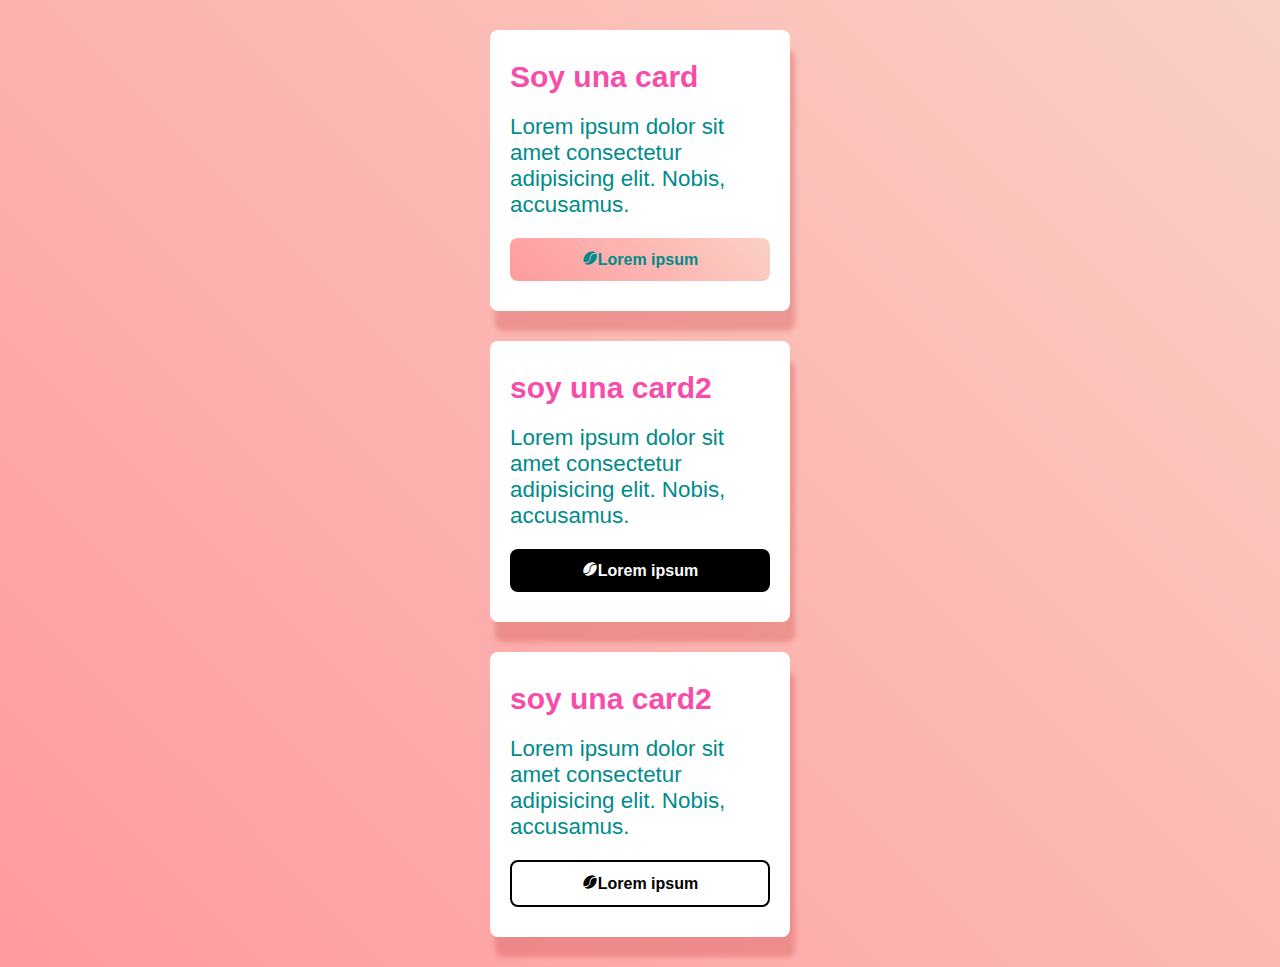
<file: index.html>
<!DOCTYPE html>
<html lang="en">

<head>
  <meta charset="UTF-8">
  <meta name="viewport" content="width=device-width, initial-scale=1.0">
  <title>Document</title>
  <link rel="stylesheet" href="index.css">
  <link href='https://unpkg.com/boxicons@2.1.4/css/boxicons.min.css' rel='stylesheet'>

</head>

<body>
  <div class="card">
    <h2 class="card_title">Soy una card</h2>
    <div class="container_tex">
      <p class="card_copy">Lorem ipsum dolor sit amet consectetur adipisicing elit. Nobis, accusamus.</p>
      <a href="#" class="bottom"> <i class='bx bxs-coffee-bean'></i><span>Lorem ipsum</span></a>
    </div>
  </div>
  <div class="card2">
    <h2 class="card_title">soy una card2</h2>
    <div class="container tex">
      <p class="card_copy">Lorem ipsum dolor sit amet consectetur adipisicing elit. Nobis, accusamus.</p>
      <a href="#" class="bottom bottom--black"><i class='bx bxs-coffee-bean'></i><span>Lorem ipsum</span></a>
      <box-icon type='solid' name='balloon'></box-icon>
    </div>
  </div>
  <div class="card2">
    <h2 class="card_title">soy una card2</h2>
    <div class="container tex">
      <p class="card_copy">Lorem ipsum dolor sit amet consectetur adipisicing elit. Nobis, accusamus.</p>
      <a href="#" class="bottom bottom--black bottom--linea"><i class='bx bxs-coffee-bean'></i><span>Lorem
          ipsum</span></a>
      <box-icon type='solid' name='balloon'></box-icon>
    </div>
  </div>
  </div>
</body>

</html>
</file>
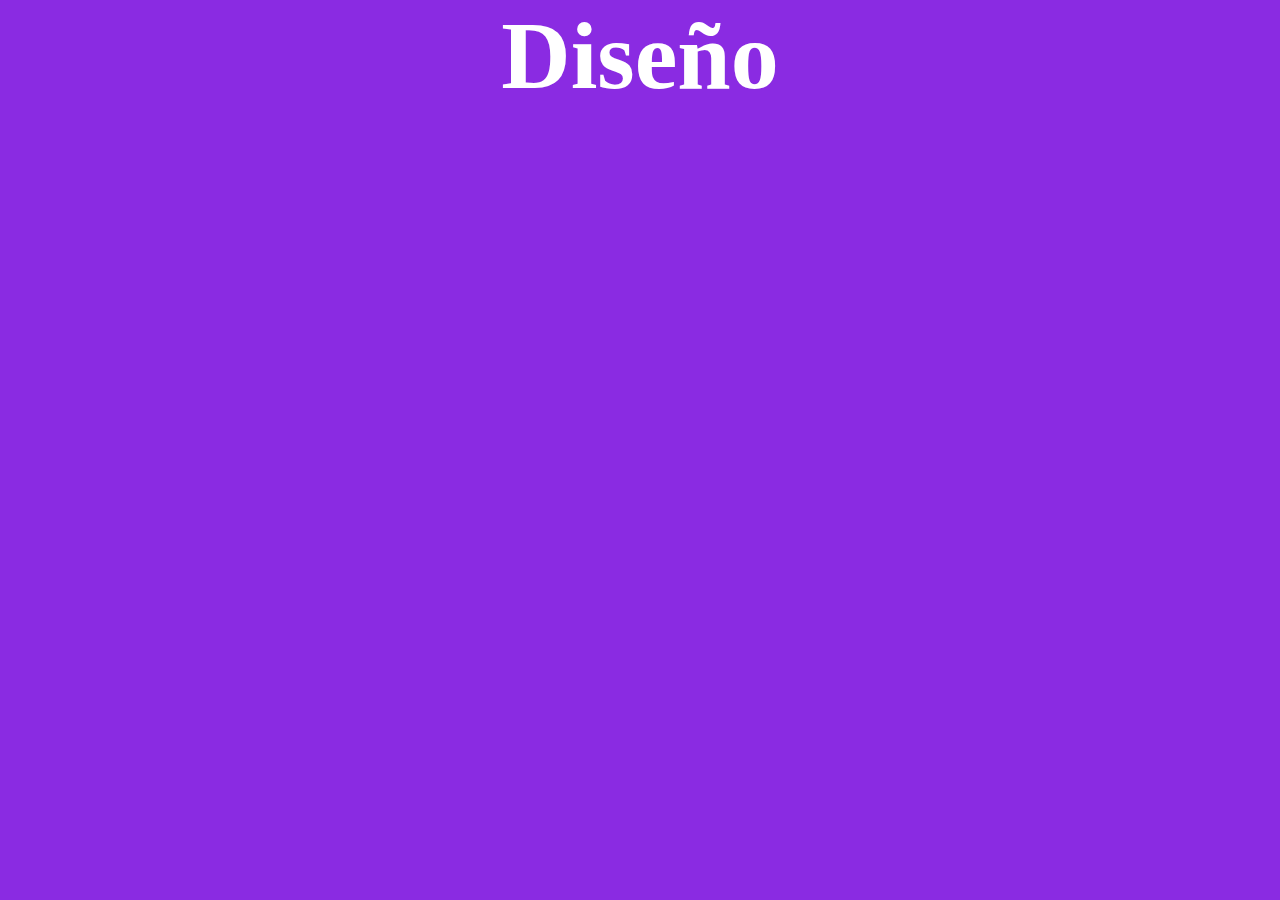
<file: media.html>
<!DOCTYPE html>
<html lang="en">

<head>
  <meta charset="UTF-8">
  <meta name="viewport" content="width=device-width, initial-scale=1.0">
  <title>Document</title>
  <link rel="stylesheet" href="media.css">
  <link href='https://unpkg.com/boxicons@2.1.4/css/boxicons.min.css' rel='stylesheet'>

</head>

<body>
  <h2>Diseño</h2>
</body>

</html>
</file>
<file: index.css>
*{
  margin: 0;
  padding: 0;
  box-sizing: border-box;
 }

:root{
  --color: darkcyan;
  --color2: rgb(247, 77, 170);
  --white: #fff;
  --grey: rgb(136, 136, 136);
  --gradient: linear-gradient(45deg, #ff9a9e 0%, #fad0c4 99%, #fad0c4 100%);
  --box-shadow: 5px 20px 5px rgba(201, 69, 69, 0.309);
  --radius: 8px;
  --margin: 30px auto;
  --padding: 30px 20px;
  --width: 300px;
}

body{
  font-family: Arial, Helvetica, sans-serif;
  min-height: 100vh;
  background-image: var(--gradient);
}

.card{
  background: var(--white);
  width: 300px;
  margin: 30px auto;
  padding: 30px 20px;
  box-shadow: var(--box-shadow);
  border-radius: var(--radius);
}

.card_title{
  font-size: 30px;
  color: var(--color2);
  margin-bottom: 20px;
}



.card_copy{
 color: var(--color);
 font-size: 1.4rem;
 margin: 20px auto;
}

.card_cta{
  display: inline-block;
  color: var(--color);
  text-decoration: none;
  padding: 12px 20px;
  background-image: var(--gradient);
  border-radius: calc(var(--radius) -5px);
  font-weight: bold;
  width: 100%;
  text-align: center;
}

.card2{
  background: var(--white);
  width: 300px;
  margin: 30px auto;
  padding: 30px 20px;
  box-shadow: var(--box-shadow);
  border-radius: var(--radius);

}

.bottom{
  display: inline-block;
  color: var(--color);
  text-decoration: none;
  padding: 12px 20px;
  background-image: var(--gradient);
  border-radius: calc(var(--radius));
  font-weight: bold;
  width: 100%;
  text-align: center;
}
.bottom--black{
  background: black;
  color: #fff;
}

.bottom--linea{
  border: 2px rgb(0, 0, 0) solid;
  background: white;
  color: black;
}
</file>
<file: media.css>
*{
  padding: 0;
  margin: 0;
  box-sizing: border-box;
}

body{
  background-color: blueviolet;
}

h2{
  color: white;
  text-align: center;
  font-size: 6rem;
}

@media(max-width: 900px){
  body{
    background-color: aliceblue;
  }

  h2{
    color: blueviolet;
  }
}

@media(max-width: 500px){
  body{
    background-color: rgb(0, 0, 0);
  }
}
</file>
